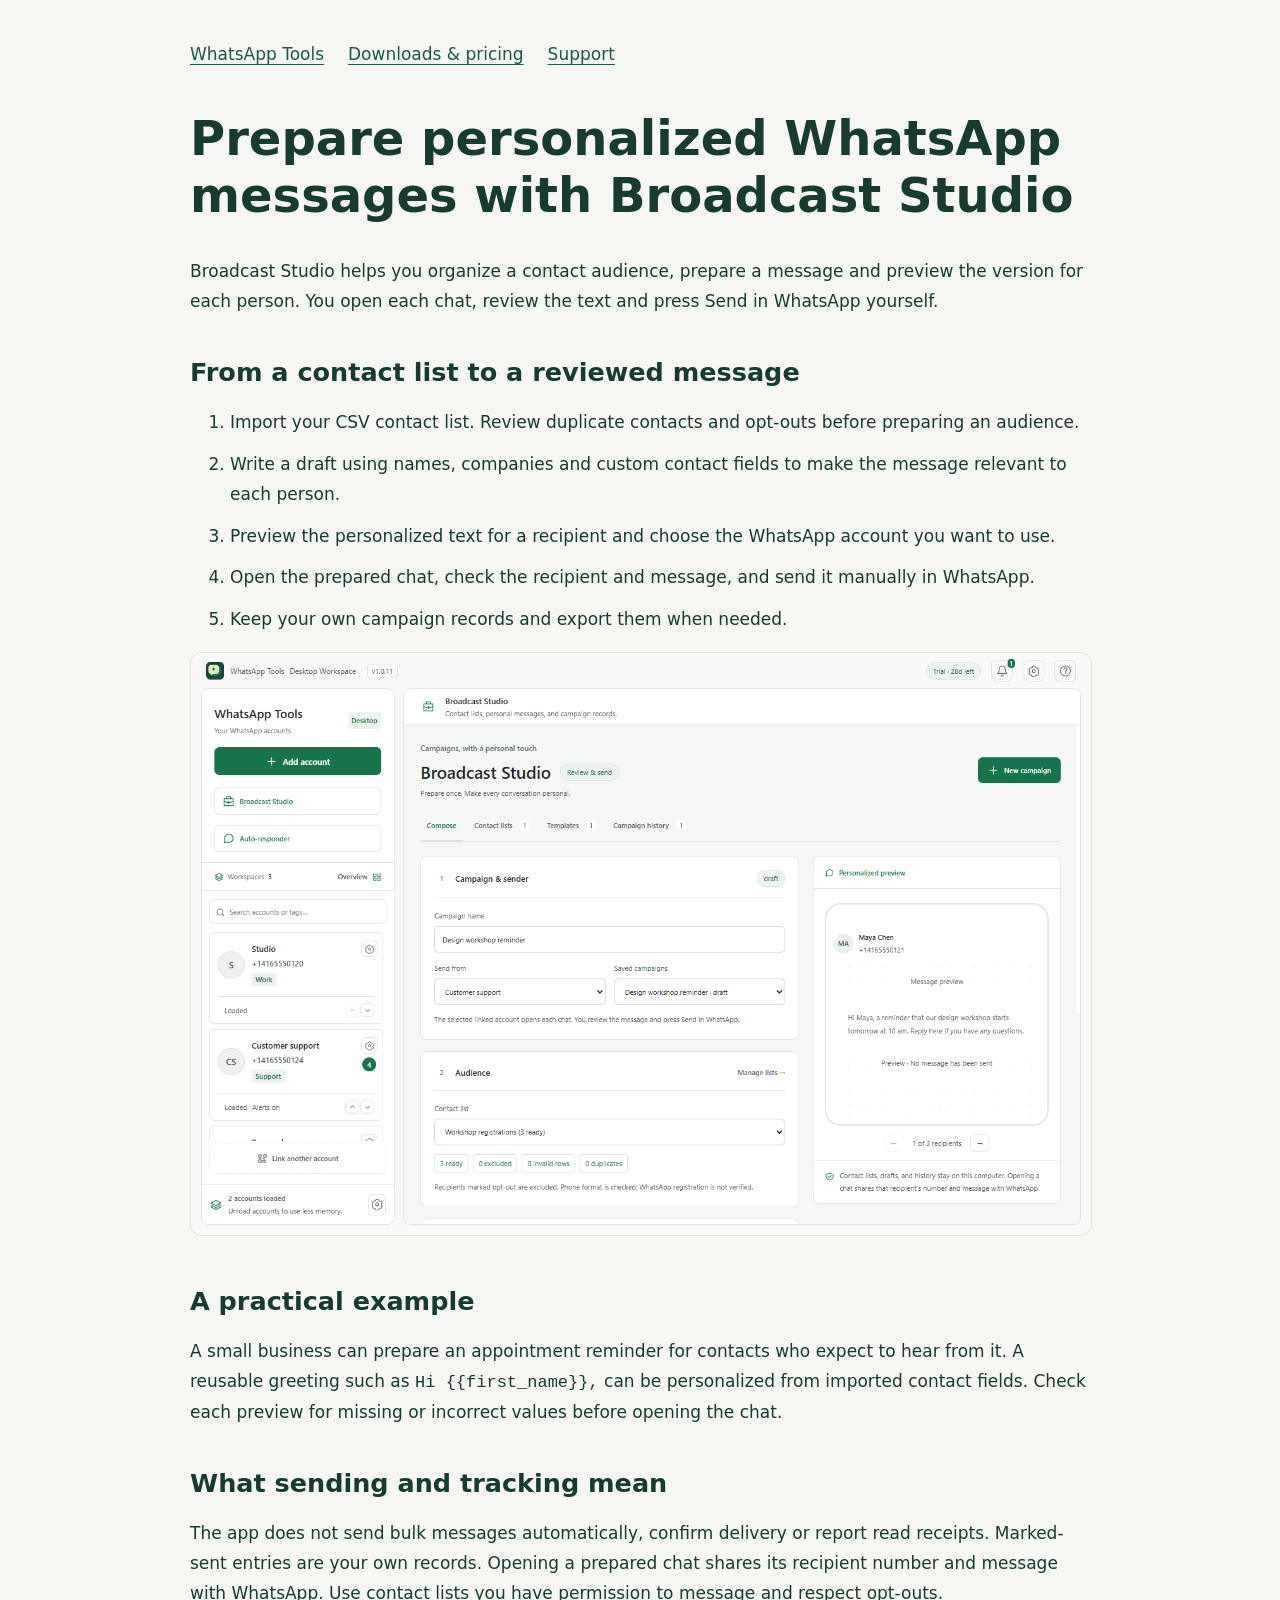
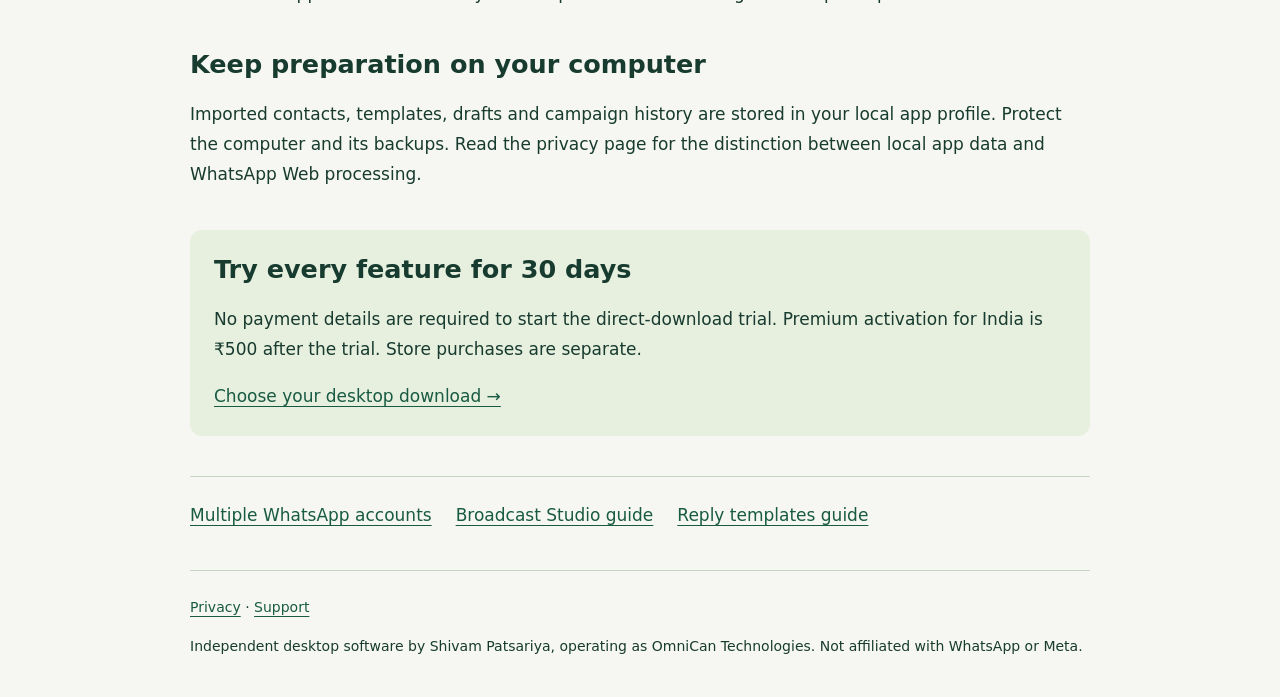
<file: broadcast-studio.html>
<!doctype html><html lang="en"><head><meta charset="utf-8"><meta name="viewport" content="width=device-width,initial-scale=1"><meta name="description" content="Import CSV contacts, personalize WhatsApp message drafts, review each chat and send manually with Broadcast Studio in WhatsApp Tools."><meta name="theme-color" content="#173c31"><link rel="canonical" href="https://spatsariya.github.io/whatsapp-tools/broadcast-studio.html"><meta name="robots" content="index,follow,max-image-preview:large"><meta property="og:site_name" content="WhatsApp Tools"><meta property="og:locale" content="en_US"><meta property="og:type" content="website"><meta property="og:url" content="https://spatsariya.github.io/whatsapp-tools/broadcast-studio.html"><meta property="og:title" content="Personalized WhatsApp Message Drafts | Broadcast Studio"><meta property="og:description" content="Import CSV contacts, personalize WhatsApp message drafts, review each chat and send manually with Broadcast Studio in WhatsApp Tools."><meta property="og:image" content="https://spatsariya.github.io/whatsapp-tools/assets/workspace.png"><meta property="og:image:width" content="1424"><meta property="og:image:height" content="921"><meta property="og:image:alt" content="WhatsApp Tools desktop workspace with example accounts"><meta name="twitter:card" content="summary_large_image"><meta name="twitter:title" content="Personalized WhatsApp Message Drafts | Broadcast Studio"><meta name="twitter:description" content="Import CSV contacts, personalize WhatsApp message drafts, review each chat and send manually with Broadcast Studio in WhatsApp Tools."><meta name="twitter:image" content="https://spatsariya.github.io/whatsapp-tools/assets/workspace.png"><title>Personalized WhatsApp Message Drafts | Broadcast Studio</title><script type="application/ld+json">{"@context":"https://schema.org","@graph":[{"@type":"WebPage","@id":"https://spatsariya.github.io/whatsapp-tools/broadcast-studio.html#page","url":"https://spatsariya.github.io/whatsapp-tools/broadcast-studio.html","name":"Personalized WhatsApp Message Drafts | Broadcast Studio","description":"Import CSV contacts, personalize WhatsApp message drafts, review each chat and send manually with Broadcast Studio in WhatsApp Tools.","isPartOf":{"@id":"https://spatsariya.github.io/whatsapp-tools/#website"},"inLanguage":"en"},{"@type":"BreadcrumbList","itemListElement":[{"@type":"ListItem","position":1,"name":"WhatsApp Tools","item":"https://spatsariya.github.io/whatsapp-tools/"},{"@type":"ListItem","position":2,"name":"Personalized WhatsApp Message Drafts","item":"https://spatsariya.github.io/whatsapp-tools/broadcast-studio.html"}]}]}</script><link rel="icon" href="assets/mark.svg"><link rel="stylesheet" href="guide.css"></head><body><a class="skip" href="#main">Skip to content</a><header><nav aria-label="Main navigation"><a href="./">WhatsApp Tools</a><a href="./#download">Downloads &amp; pricing</a><a href="support.html">Support</a></nav></header><main id="main"><h1>Prepare personalized WhatsApp messages with Broadcast Studio</h1><p>Broadcast Studio helps you organize a contact audience, prepare a message and preview the version for each person. You open each chat, review the text and press Send in WhatsApp yourself.</p><h2>From a contact list to a reviewed message</h2><ol><li>Import your CSV contact list. Review duplicate contacts and opt-outs before preparing an audience.</li><li>Write a draft using names, companies and custom contact fields to make the message relevant to each person.</li><li>Preview the personalized text for a recipient and choose the WhatsApp account you want to use.</li><li>Open the prepared chat, check the recipient and message, and send it manually in WhatsApp.</li><li>Keep your own campaign records and export them when needed.</li></ol><img src="assets/broadcast.png" width="1424" height="921" alt="Broadcast Studio with a contact audience, campaign editor and personalized draft preview" loading="lazy"><h2>A practical example</h2><p>A small business can prepare an appointment reminder for contacts who expect to hear from it. A reusable greeting such as <code>Hi {{first_name}},</code> can be personalized from imported contact fields. Check each preview for missing or incorrect values before opening the chat.</p><h2>What sending and tracking mean</h2><p>The app does not send bulk messages automatically, confirm delivery or report read receipts. Marked-sent entries are your own records. Opening a prepared chat shares its recipient number and message with WhatsApp. Use contact lists you have permission to message and respect opt-outs.</p><h2>Keep preparation on your computer</h2><p>Imported contacts, templates, drafts and campaign history are stored in your local app profile. Protect the computer and its backups. Read the privacy page for the distinction between local app data and WhatsApp Web processing.</p><section class="cta"><h2>Try every feature for 30 days</h2><p>No payment details are required to start the direct-download trial. Premium activation for India is ₹500 after the trial. Store purchases are separate.</p><a href="./#download">Choose your desktop download →</a></section><nav class="related" aria-label="Related guides"><a href="multiple-whatsapp-accounts.html">Multiple WhatsApp accounts</a><a href="broadcast-studio.html">Broadcast Studio guide</a><a href="whatsapp-reply-templates.html">Reply templates guide</a></nav></main><footer><a href="privacy.html">Privacy</a> · <a href="support.html">Support</a><p>Independent desktop software by Shivam Patsariya, operating as OmniCan Technologies. Not affiliated with WhatsApp or Meta.</p></footer></body></html>
</file>
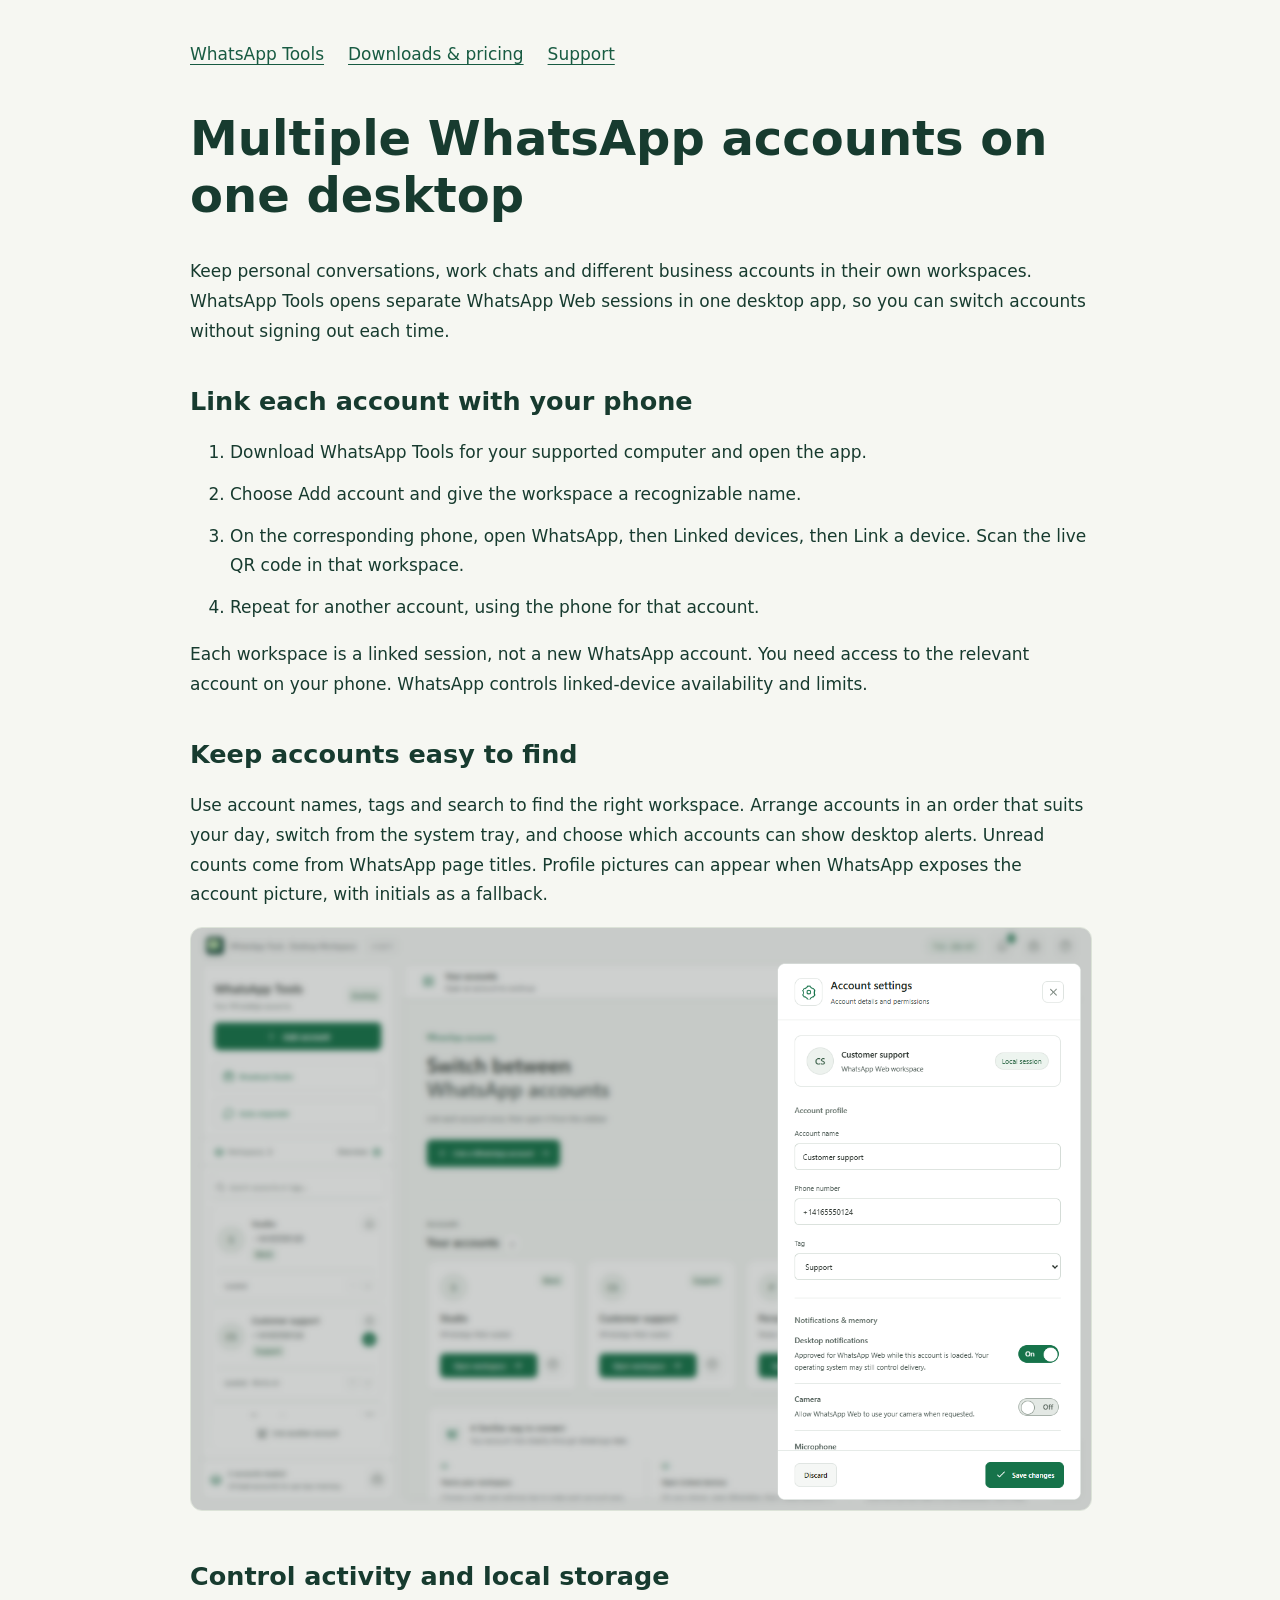
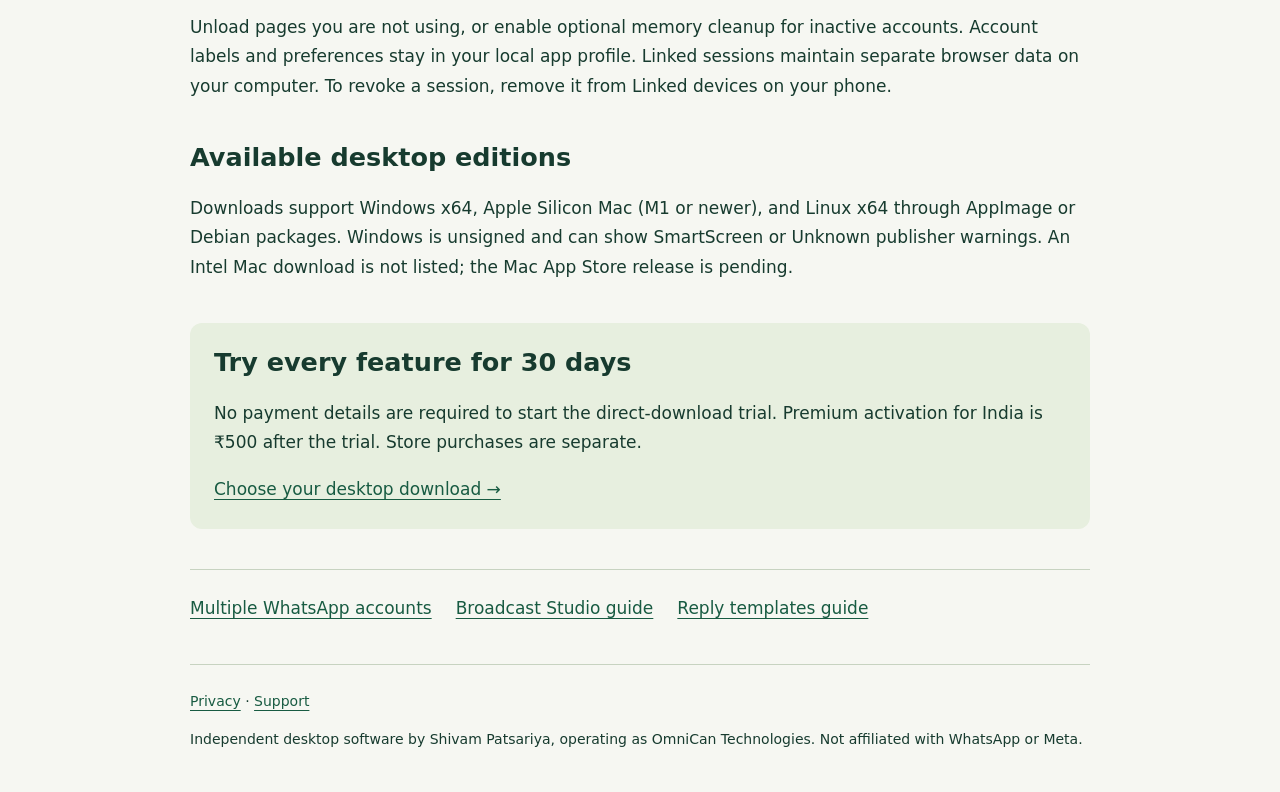
<file: multiple-whatsapp-accounts.html>
<!doctype html><html lang="en"><head><meta charset="utf-8"><meta name="viewport" content="width=device-width,initial-scale=1"><meta name="description" content="Keep work and personal WhatsApp accounts in separate desktop workspaces. Learn how to link, label and manage accounts on Windows, Mac and Linux."><meta name="theme-color" content="#173c31"><link rel="canonical" href="https://spatsariya.github.io/whatsapp-tools/multiple-whatsapp-accounts.html"><meta name="robots" content="index,follow,max-image-preview:large"><meta property="og:site_name" content="WhatsApp Tools"><meta property="og:locale" content="en_US"><meta property="og:type" content="website"><meta property="og:url" content="https://spatsariya.github.io/whatsapp-tools/multiple-whatsapp-accounts.html"><meta property="og:title" content="Multiple WhatsApp Accounts on Desktop | WhatsApp Tools"><meta property="og:description" content="Keep work and personal WhatsApp accounts in separate desktop workspaces. Learn how to link, label and manage accounts on Windows, Mac and Linux."><meta property="og:image" content="https://spatsariya.github.io/whatsapp-tools/assets/workspace.png"><meta property="og:image:width" content="1424"><meta property="og:image:height" content="921"><meta property="og:image:alt" content="WhatsApp Tools desktop workspace with example accounts"><meta name="twitter:card" content="summary_large_image"><meta name="twitter:title" content="Multiple WhatsApp Accounts on Desktop | WhatsApp Tools"><meta name="twitter:description" content="Keep work and personal WhatsApp accounts in separate desktop workspaces. Learn how to link, label and manage accounts on Windows, Mac and Linux."><meta name="twitter:image" content="https://spatsariya.github.io/whatsapp-tools/assets/workspace.png"><title>Multiple WhatsApp Accounts on Desktop | WhatsApp Tools</title><script type="application/ld+json">{"@context":"https://schema.org","@graph":[{"@type":"WebPage","@id":"https://spatsariya.github.io/whatsapp-tools/multiple-whatsapp-accounts.html#page","url":"https://spatsariya.github.io/whatsapp-tools/multiple-whatsapp-accounts.html","name":"Multiple WhatsApp Accounts on Desktop | WhatsApp Tools","description":"Keep work and personal WhatsApp accounts in separate desktop workspaces. Learn how to link, label and manage accounts on Windows, Mac and Linux.","isPartOf":{"@id":"https://spatsariya.github.io/whatsapp-tools/#website"},"inLanguage":"en"},{"@type":"BreadcrumbList","itemListElement":[{"@type":"ListItem","position":1,"name":"WhatsApp Tools","item":"https://spatsariya.github.io/whatsapp-tools/"},{"@type":"ListItem","position":2,"name":"Multiple WhatsApp Accounts on Desktop","item":"https://spatsariya.github.io/whatsapp-tools/multiple-whatsapp-accounts.html"}]}]}</script><link rel="icon" href="assets/mark.svg"><link rel="stylesheet" href="guide.css"></head><body><a class="skip" href="#main">Skip to content</a><header><nav aria-label="Main navigation"><a href="./">WhatsApp Tools</a><a href="./#download">Downloads &amp; pricing</a><a href="support.html">Support</a></nav></header><main id="main"><h1>Multiple WhatsApp accounts on one desktop</h1><p>Keep personal conversations, work chats and different business accounts in their own workspaces. WhatsApp Tools opens separate WhatsApp Web sessions in one desktop app, so you can switch accounts without signing out each time.</p><h2>Link each account with your phone</h2><ol><li>Download WhatsApp Tools for your supported computer and open the app.</li><li>Choose Add account and give the workspace a recognizable name.</li><li>On the corresponding phone, open WhatsApp, then Linked devices, then Link a device. Scan the live QR code in that workspace.</li><li>Repeat for another account, using the phone for that account.</li></ol><p>Each workspace is a linked session, not a new WhatsApp account. You need access to the relevant account on your phone. WhatsApp controls linked-device availability and limits.</p><h2>Keep accounts easy to find</h2><p>Use account names, tags and search to find the right workspace. Arrange accounts in an order that suits your day, switch from the system tray, and choose which accounts can show desktop alerts. Unread counts come from WhatsApp page titles. Profile pictures can appear when WhatsApp exposes the account picture, with initials as a fallback.</p><img src="assets/account-controls.png" width="1424" height="921" alt="Example account settings with labels and individual notification, camera and microphone controls" loading="lazy"><h2>Control activity and local storage</h2><p>Unload pages you are not using, or enable optional memory cleanup for inactive accounts. Account labels and preferences stay in your local app profile. Linked sessions maintain separate browser data on your computer. To revoke a session, remove it from Linked devices on your phone.</p><h2>Available desktop editions</h2><p>Downloads support Windows x64, Apple Silicon Mac (M1 or newer), and Linux x64 through AppImage or Debian packages. Windows is unsigned and can show SmartScreen or Unknown publisher warnings. An Intel Mac download is not listed; the Mac App Store release is pending.</p><section class="cta"><h2>Try every feature for 30 days</h2><p>No payment details are required to start the direct-download trial. Premium activation for India is ₹500 after the trial. Store purchases are separate.</p><a href="./#download">Choose your desktop download →</a></section><nav class="related" aria-label="Related guides"><a href="multiple-whatsapp-accounts.html">Multiple WhatsApp accounts</a><a href="broadcast-studio.html">Broadcast Studio guide</a><a href="whatsapp-reply-templates.html">Reply templates guide</a></nav></main><footer><a href="privacy.html">Privacy</a> · <a href="support.html">Support</a><p>Independent desktop software by Shivam Patsariya, operating as OmniCan Technologies. Not affiliated with WhatsApp or Meta.</p></footer></body></html>
</file>
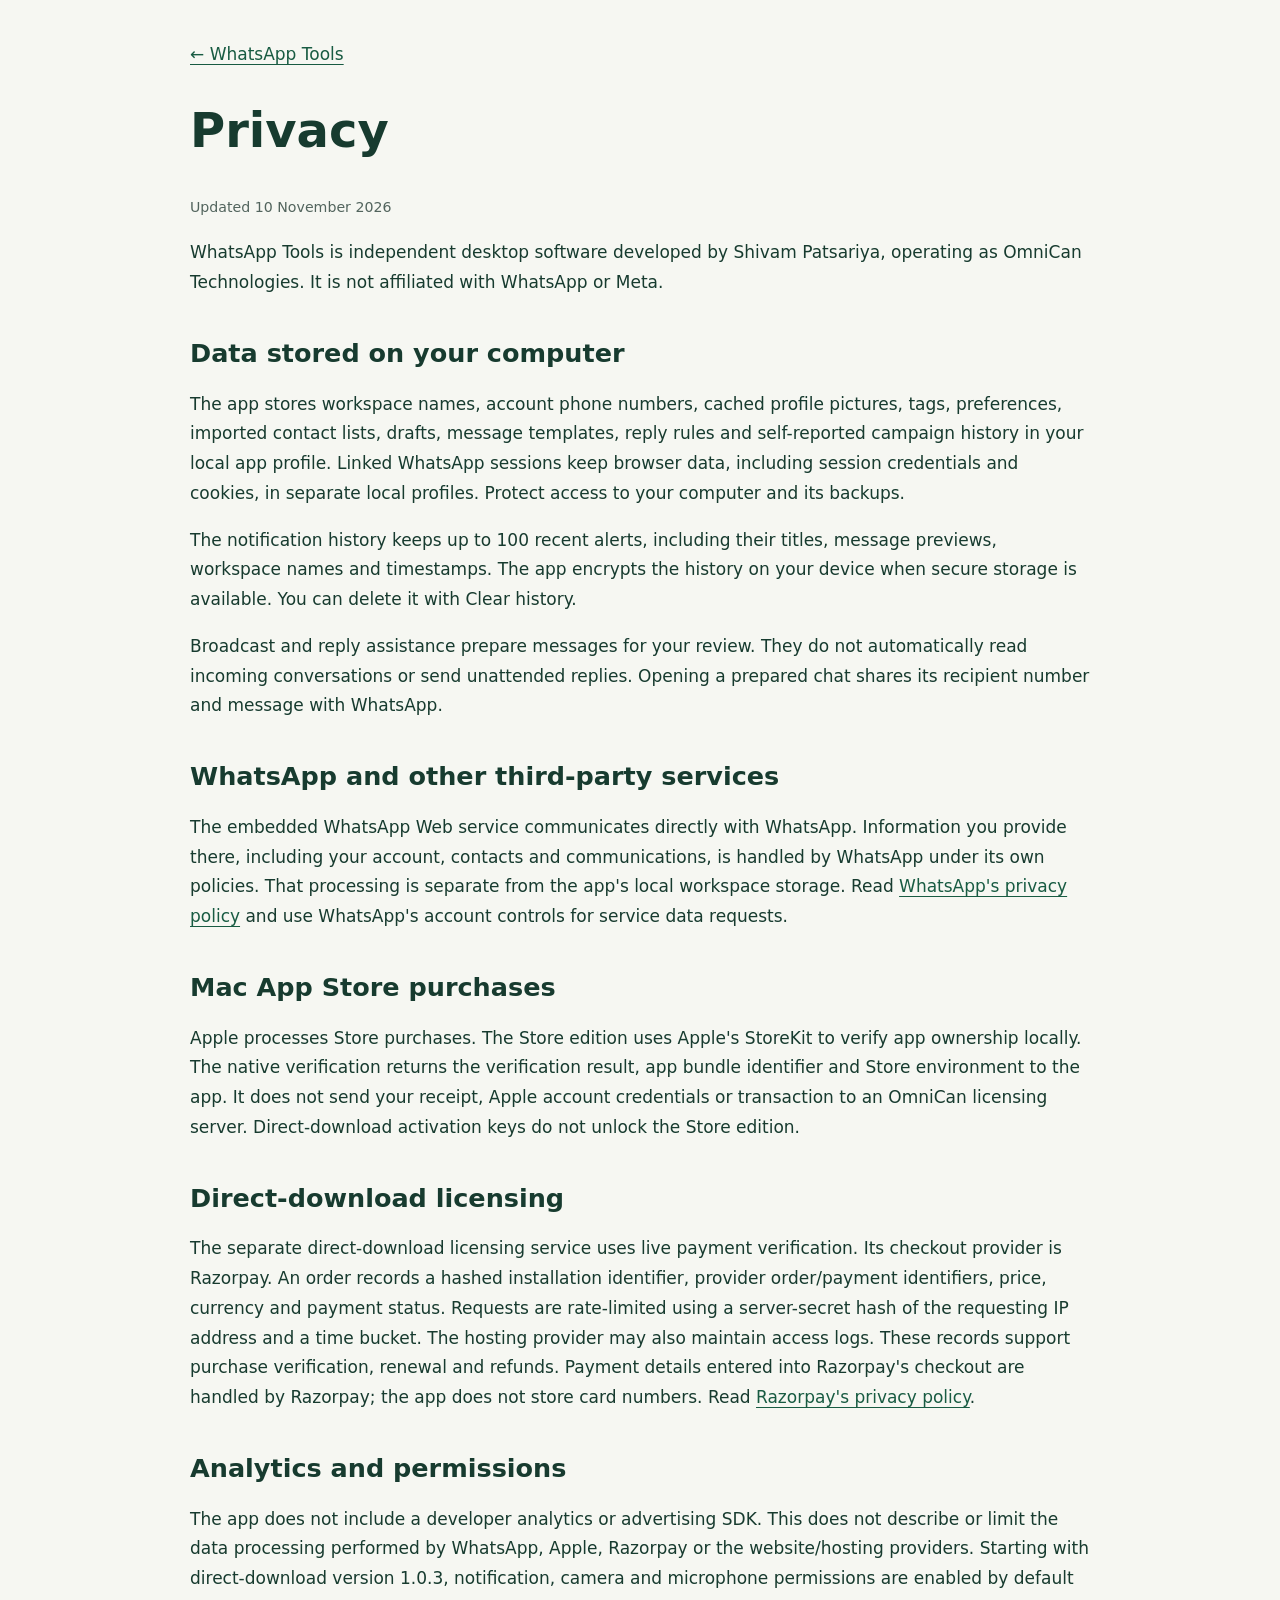
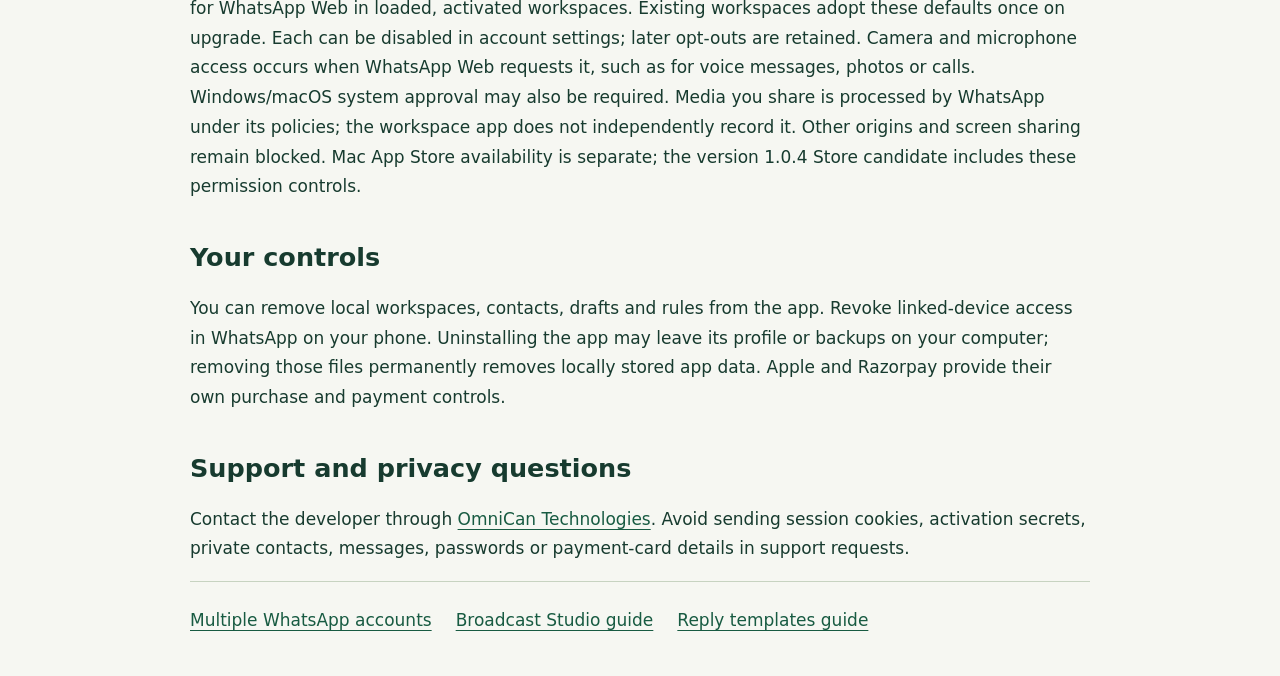
<file: privacy.html>
<!doctype html><html lang="en"><head><meta charset="utf-8"><meta name="viewport" content="width=device-width,initial-scale=1"><meta name="description" content="Learn what WhatsApp Tools stores locally, how linked WhatsApp sessions work, and how purchases, notifications and third-party services handle data."><meta name="theme-color" content="#173c31"><link rel="canonical" href="https://spatsariya.github.io/whatsapp-tools/privacy.html"><meta name="robots" content="index,follow,max-image-preview:large"><meta property="og:site_name" content="WhatsApp Tools"><meta property="og:locale" content="en_US"><meta property="og:type" content="website"><meta property="og:url" content="https://spatsariya.github.io/whatsapp-tools/privacy.html"><meta property="og:title" content="WhatsApp Tools Privacy — Local Data & Linked Sessions"><meta property="og:description" content="Learn what WhatsApp Tools stores locally, how linked WhatsApp sessions work, and how purchases, notifications and third-party services handle data."><meta property="og:image" content="https://spatsariya.github.io/whatsapp-tools/assets/workspace.png"><meta property="og:image:width" content="1424"><meta property="og:image:height" content="921"><meta property="og:image:alt" content="WhatsApp Tools desktop workspace with example accounts"><meta name="twitter:card" content="summary_large_image"><meta name="twitter:title" content="WhatsApp Tools Privacy — Local Data & Linked Sessions"><meta name="twitter:description" content="Learn what WhatsApp Tools stores locally, how linked WhatsApp sessions work, and how purchases, notifications and third-party services handle data."><meta name="twitter:image" content="https://spatsariya.github.io/whatsapp-tools/assets/workspace.png"><title>WhatsApp Tools Privacy — Local Data & Linked Sessions</title><script type="application/ld+json">{"@context":"https://schema.org","@graph":[{"@type":"WebPage","@id":"https://spatsariya.github.io/whatsapp-tools/privacy.html#page","url":"https://spatsariya.github.io/whatsapp-tools/privacy.html","name":"WhatsApp Tools Privacy — Local Data & Linked Sessions","description":"Learn what WhatsApp Tools stores locally, how linked WhatsApp sessions work, and how purchases, notifications and third-party services handle data.","isPartOf":{"@id":"https://spatsariya.github.io/whatsapp-tools/#website"},"inLanguage":"en"},{"@type":"BreadcrumbList","itemListElement":[{"@type":"ListItem","position":1,"name":"WhatsApp Tools","item":"https://spatsariya.github.io/whatsapp-tools/"},{"@type":"ListItem","position":2,"name":"WhatsApp Tools Privacy — Local Data & Linked Sessions","item":"https://spatsariya.github.io/whatsapp-tools/privacy.html"}]}]}</script><style>body{font:17px/1.7 system-ui,sans-serif;max-width:780px;margin:64px auto;padding:0 24px;color:#173e35;background:#f5f7f1}h1,h2{line-height:1.2}h2{margin-top:36px}a{color:#006c53}small{color:#52645d}</style><link rel="icon" href="assets/mark.svg"><link rel="stylesheet" href="guide.css"></head><body><a class="skip" href="#main">Skip to content</a><main id="main"><a href="./">← WhatsApp Tools</a><h1>Privacy</h1><small>Updated 10 November 2026</small><p>WhatsApp Tools is independent desktop software developed by Shivam Patsariya, operating as OmniCan Technologies. It is not affiliated with WhatsApp or Meta.</p><h2>Data stored on your computer</h2><p>The app stores workspace names, account phone numbers, cached profile pictures, tags, preferences, imported contact lists, drafts, message templates, reply rules and self-reported campaign history in your local app profile. Linked WhatsApp sessions keep browser data, including session credentials and cookies, in separate local profiles. Protect access to your computer and its backups.</p><p>The notification history keeps up to 100 recent alerts, including their titles, message previews, workspace names and timestamps. The app encrypts the history on your device when secure storage is available. You can delete it with Clear history.</p><p>Broadcast and reply assistance prepare messages for your review. They do not automatically read incoming conversations or send unattended replies. Opening a prepared chat shares its recipient number and message with WhatsApp.</p><h2>WhatsApp and other third-party services</h2><p>The embedded WhatsApp Web service communicates directly with WhatsApp. Information you provide there, including your account, contacts and communications, is handled by WhatsApp under its own policies. That processing is separate from the app's local workspace storage. Read <a href="https://www.whatsapp.com/legal/privacy-policy">WhatsApp's privacy policy</a> and use WhatsApp's account controls for service data requests.</p><h2>Mac App Store purchases</h2><p>Apple processes Store purchases. The Store edition uses Apple's StoreKit to verify app ownership locally. The native verification returns the verification result, app bundle identifier and Store environment to the app. It does not send your receipt, Apple account credentials or transaction to an OmniCan licensing server. Direct-download activation keys do not unlock the Store edition.</p><h2>Direct-download licensing</h2><p>The separate direct-download licensing service uses live payment verification. Its checkout provider is Razorpay. An order records a hashed installation identifier, provider order/payment identifiers, price, currency and payment status. Requests are rate-limited using a server-secret hash of the requesting IP address and a time bucket. The hosting provider may also maintain access logs. These records support purchase verification, renewal and refunds. Payment details entered into Razorpay's checkout are handled by Razorpay; the app does not store card numbers. Read <a href="https://razorpay.com/privacy/">Razorpay's privacy policy</a>.</p><h2>Analytics and permissions</h2><p>The app does not include a developer analytics or advertising SDK. This does not describe or limit the data processing performed by WhatsApp, Apple, Razorpay or the website/hosting providers. Starting with direct-download version 1.0.3, notification, camera and microphone permissions are enabled by default for WhatsApp Web in loaded, activated workspaces. Existing workspaces adopt these defaults once on upgrade. Each can be disabled in account settings; later opt-outs are retained. Camera and microphone access occurs when WhatsApp Web requests it, such as for voice messages, photos or calls. Windows/macOS system approval may also be required. Media you share is processed by WhatsApp under its policies; the workspace app does not independently record it. Other origins and screen sharing remain blocked. Mac App Store availability is separate; the version 1.0.4 Store candidate includes these permission controls.</p><h2>Your controls</h2><p>You can remove local workspaces, contacts, drafts and rules from the app. Revoke linked-device access in WhatsApp on your phone. Uninstalling the app may leave its profile or backups on your computer; removing those files permanently removes locally stored app data. Apple and Razorpay provide their own purchase and payment controls.</p><h2>Support and privacy questions</h2><p>Contact the developer through <a href="https://omnican.ca">OmniCan Technologies</a>. Avoid sending session cookies, activation secrets, private contacts, messages, passwords or payment-card details in support requests.</p><nav class="related" aria-label="Feature guides"><a href="multiple-whatsapp-accounts.html">Multiple WhatsApp accounts</a><a href="broadcast-studio.html">Broadcast Studio guide</a><a href="whatsapp-reply-templates.html">Reply templates guide</a></nav></main></body></html>
</file>
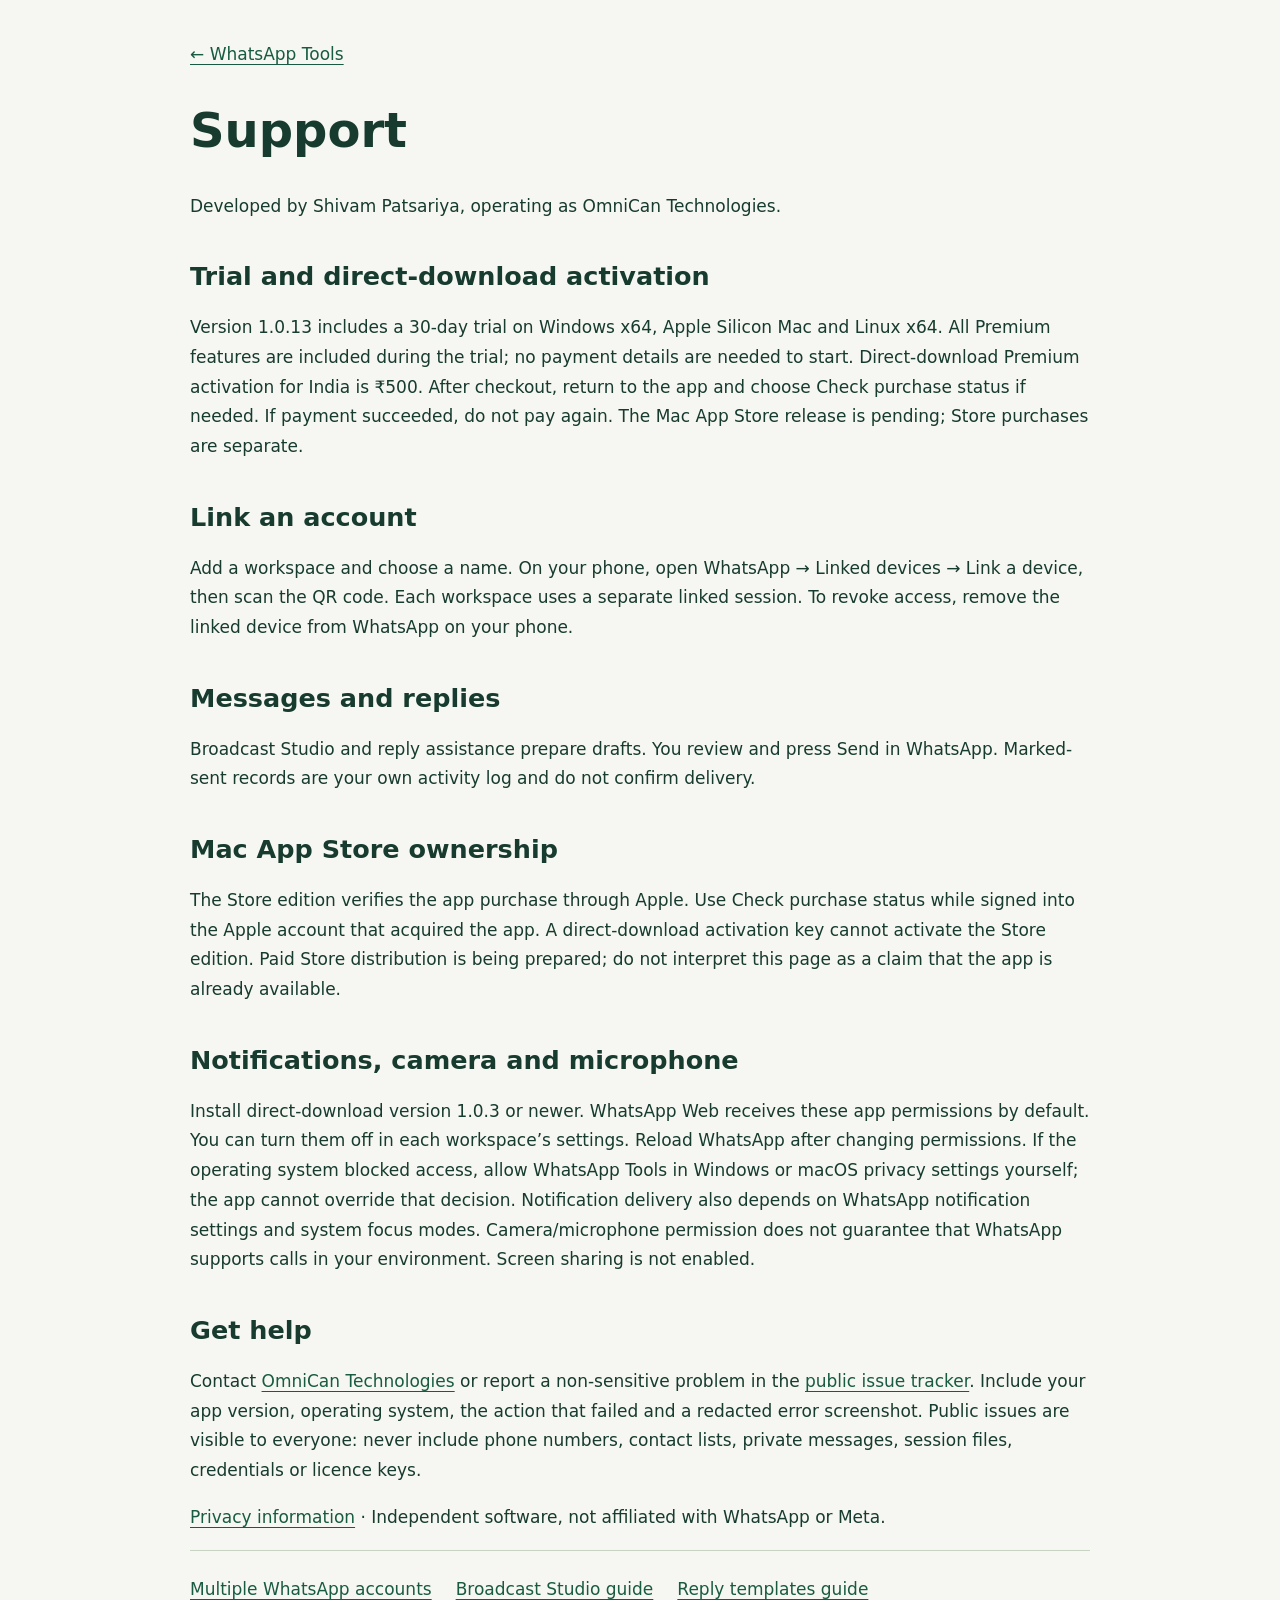
<file: support.html>
<!doctype html><html lang="en"><head><meta charset="utf-8"><meta name="viewport" content="width=device-width,initial-scale=1"><meta name="description" content="Get help linking WhatsApp accounts, starting the 30-day trial, activating Premium, and managing desktop notifications and permissions."><meta name="theme-color" content="#173c31"><link rel="canonical" href="https://spatsariya.github.io/whatsapp-tools/support.html"><meta name="robots" content="index,follow,max-image-preview:large"><meta property="og:site_name" content="WhatsApp Tools"><meta property="og:locale" content="en_US"><meta property="og:type" content="website"><meta property="og:url" content="https://spatsariya.github.io/whatsapp-tools/support.html"><meta property="og:title" content="WhatsApp Tools Support — Setup, Trial & Activation"><meta property="og:description" content="Get help linking WhatsApp accounts, starting the 30-day trial, activating Premium, and managing desktop notifications and permissions."><meta property="og:image" content="https://spatsariya.github.io/whatsapp-tools/assets/workspace.png"><meta property="og:image:width" content="1424"><meta property="og:image:height" content="921"><meta property="og:image:alt" content="WhatsApp Tools desktop workspace with example accounts"><meta name="twitter:card" content="summary_large_image"><meta name="twitter:title" content="WhatsApp Tools Support — Setup, Trial & Activation"><meta name="twitter:description" content="Get help linking WhatsApp accounts, starting the 30-day trial, activating Premium, and managing desktop notifications and permissions."><meta name="twitter:image" content="https://spatsariya.github.io/whatsapp-tools/assets/workspace.png"><title>WhatsApp Tools Support — Setup, Trial & Activation</title><script type="application/ld+json">{"@context":"https://schema.org","@graph":[{"@type":"WebPage","@id":"https://spatsariya.github.io/whatsapp-tools/support.html#page","url":"https://spatsariya.github.io/whatsapp-tools/support.html","name":"WhatsApp Tools Support — Setup, Trial & Activation","description":"Get help linking WhatsApp accounts, starting the 30-day trial, activating Premium, and managing desktop notifications and permissions.","isPartOf":{"@id":"https://spatsariya.github.io/whatsapp-tools/#website"},"inLanguage":"en"},{"@type":"BreadcrumbList","itemListElement":[{"@type":"ListItem","position":1,"name":"WhatsApp Tools","item":"https://spatsariya.github.io/whatsapp-tools/"},{"@type":"ListItem","position":2,"name":"WhatsApp Tools Support — Setup, Trial & Activation","item":"https://spatsariya.github.io/whatsapp-tools/support.html"}]}]}</script><style>body{font:17px/1.7 system-ui,sans-serif;max-width:780px;margin:64px auto;padding:0 24px;color:#173e35;background:#f5f7f1}h1,h2{line-height:1.2}h2{margin-top:36px}a{color:#006c53}</style><link rel="icon" href="assets/mark.svg"><link rel="stylesheet" href="guide.css"></head><body><a class="skip" href="#main">Skip to content</a><main id="main"><a href="./">← WhatsApp Tools</a><h1>Support</h1><p>Developed by Shivam Patsariya, operating as OmniCan Technologies.</p><h2>Trial and direct-download activation</h2><p>Version 1.0.13 includes a 30-day trial on Windows x64, Apple Silicon Mac and Linux x64. All Premium features are included during the trial; no payment details are needed to start. Direct-download Premium activation for India is ₹500. After checkout, return to the app and choose Check purchase status if needed. If payment succeeded, do not pay again. The Mac App Store release is pending; Store purchases are separate.</p><h2>Link an account</h2><p>Add a workspace and choose a name. On your phone, open WhatsApp → Linked devices → Link a device, then scan the QR code. Each workspace uses a separate linked session. To revoke access, remove the linked device from WhatsApp on your phone.</p><h2>Messages and replies</h2><p>Broadcast Studio and reply assistance prepare drafts. You review and press Send in WhatsApp. Marked-sent records are your own activity log and do not confirm delivery.</p><h2>Mac App Store ownership</h2><p>The Store edition verifies the app purchase through Apple. Use Check purchase status while signed into the Apple account that acquired the app. A direct-download activation key cannot activate the Store edition. Paid Store distribution is being prepared; do not interpret this page as a claim that the app is already available.</p><h2>Notifications, camera and microphone</h2><p>Install direct-download version 1.0.3 or newer. WhatsApp Web receives these app permissions by default. You can turn them off in each workspace’s settings. Reload WhatsApp after changing permissions. If the operating system blocked access, allow WhatsApp Tools in Windows or macOS privacy settings yourself; the app cannot override that decision. Notification delivery also depends on WhatsApp notification settings and system focus modes. Camera/microphone permission does not guarantee that WhatsApp supports calls in your environment. Screen sharing is not enabled.</p><h2>Get help</h2><p>Contact <a href="https://omnican.ca">OmniCan Technologies</a> or report a non-sensitive problem in the <a href="https://github.com/spatsariya/whatsapp-tools/issues">public issue tracker</a>. Include your app version, operating system, the action that failed and a redacted error screenshot. Public issues are visible to everyone: never include phone numbers, contact lists, private messages, session files, credentials or licence keys.</p><p><a href="privacy.html">Privacy information</a> · Independent software, not affiliated with WhatsApp or Meta.</p><nav class="related" aria-label="Feature guides"><a href="multiple-whatsapp-accounts.html">Multiple WhatsApp accounts</a><a href="broadcast-studio.html">Broadcast Studio guide</a><a href="whatsapp-reply-templates.html">Reply templates guide</a></nav></main></body></html>
</file>
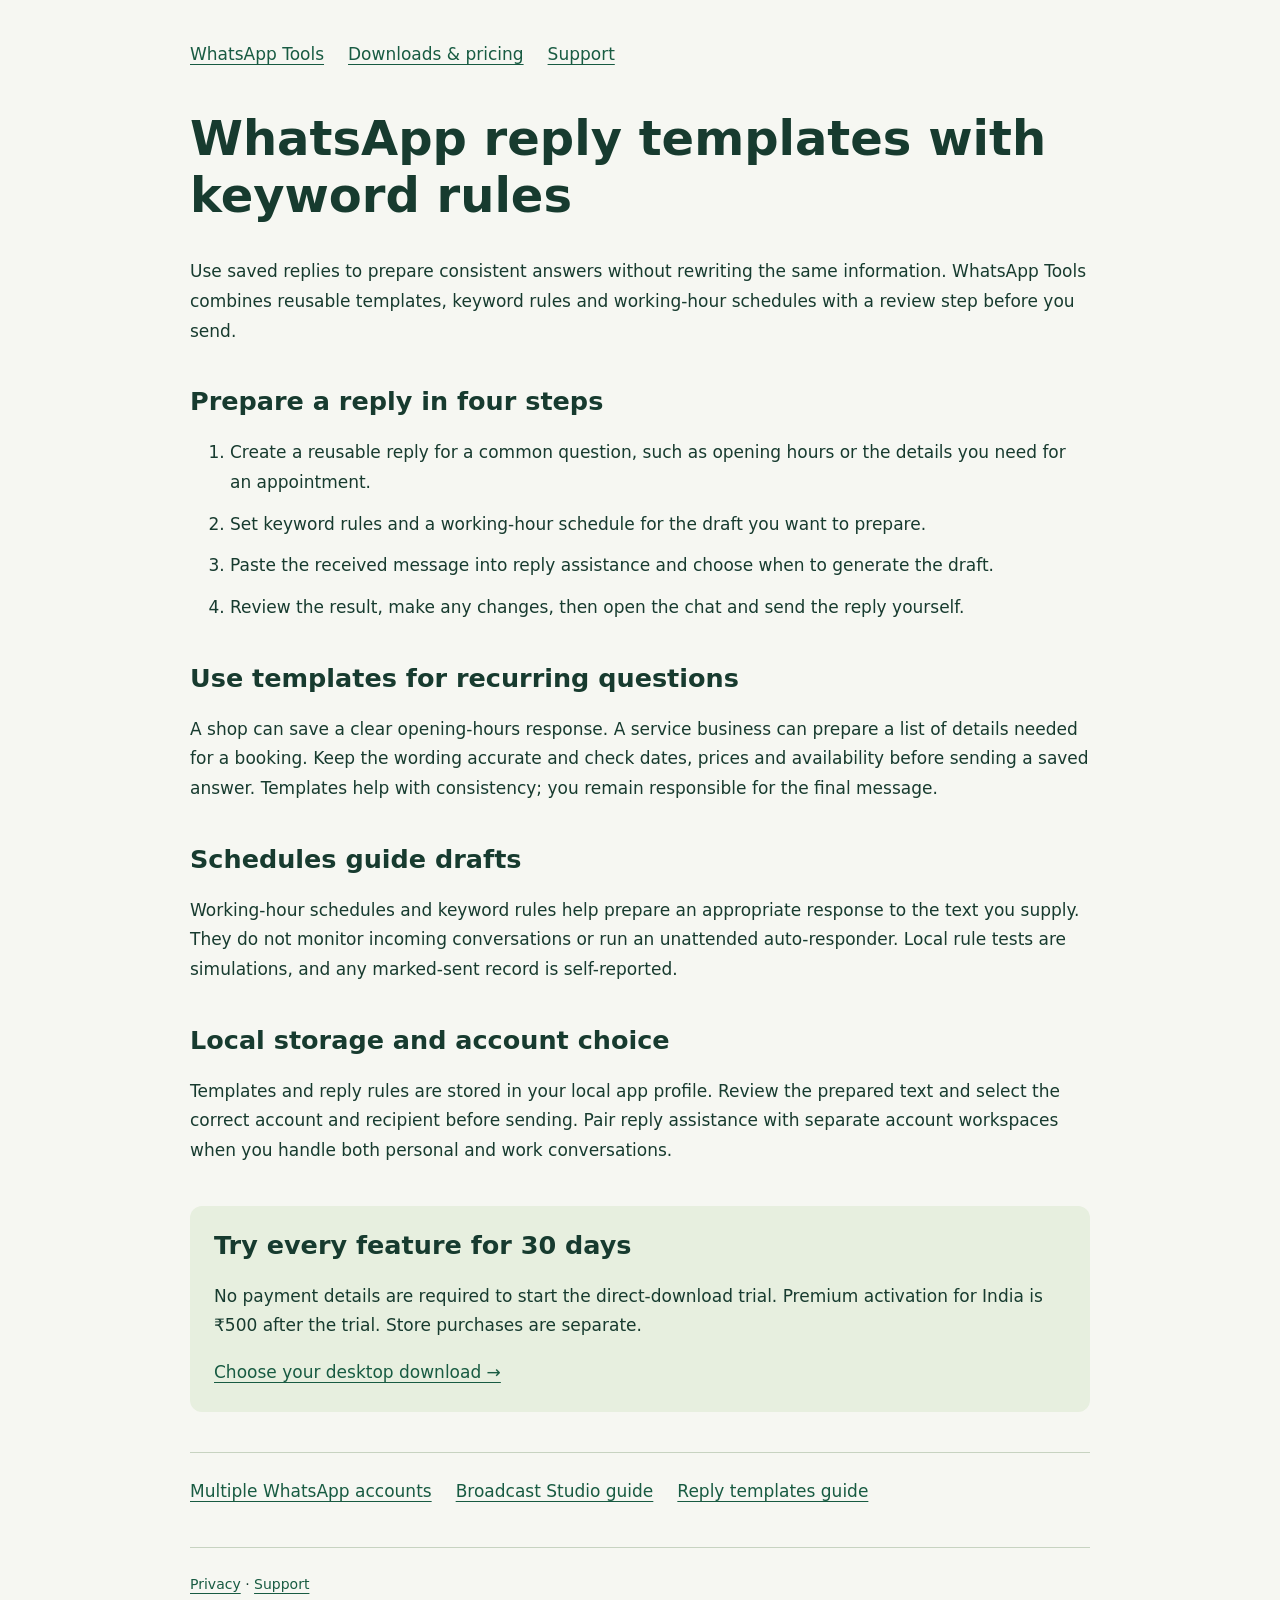
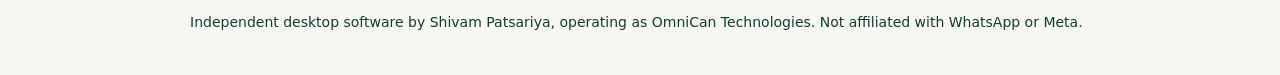
<file: whatsapp-reply-templates.html>
<!doctype html><html lang="en"><head><meta charset="utf-8"><meta name="viewport" content="width=device-width,initial-scale=1"><meta name="description" content="Prepare consistent WhatsApp replies with saved templates, keyword rules and working-hour schedules. Review every draft and send messages yourself."><meta name="theme-color" content="#173c31"><link rel="canonical" href="https://spatsariya.github.io/whatsapp-tools/whatsapp-reply-templates.html"><meta name="robots" content="index,follow,max-image-preview:large"><meta property="og:site_name" content="WhatsApp Tools"><meta property="og:locale" content="en_US"><meta property="og:type" content="website"><meta property="og:url" content="https://spatsariya.github.io/whatsapp-tools/whatsapp-reply-templates.html"><meta property="og:title" content="WhatsApp Reply Templates & Keyword Rules | WhatsApp Tools"><meta property="og:description" content="Prepare consistent WhatsApp replies with saved templates, keyword rules and working-hour schedules. Review every draft and send messages yourself."><meta property="og:image" content="https://spatsariya.github.io/whatsapp-tools/assets/workspace.png"><meta property="og:image:width" content="1424"><meta property="og:image:height" content="921"><meta property="og:image:alt" content="WhatsApp Tools desktop workspace with example accounts"><meta name="twitter:card" content="summary_large_image"><meta name="twitter:title" content="WhatsApp Reply Templates & Keyword Rules | WhatsApp Tools"><meta name="twitter:description" content="Prepare consistent WhatsApp replies with saved templates, keyword rules and working-hour schedules. Review every draft and send messages yourself."><meta name="twitter:image" content="https://spatsariya.github.io/whatsapp-tools/assets/workspace.png"><title>WhatsApp Reply Templates & Keyword Rules | WhatsApp Tools</title><script type="application/ld+json">{"@context":"https://schema.org","@graph":[{"@type":"WebPage","@id":"https://spatsariya.github.io/whatsapp-tools/whatsapp-reply-templates.html#page","url":"https://spatsariya.github.io/whatsapp-tools/whatsapp-reply-templates.html","name":"WhatsApp Reply Templates & Keyword Rules | WhatsApp Tools","description":"Prepare consistent WhatsApp replies with saved templates, keyword rules and working-hour schedules. Review every draft and send messages yourself.","isPartOf":{"@id":"https://spatsariya.github.io/whatsapp-tools/#website"},"inLanguage":"en"},{"@type":"BreadcrumbList","itemListElement":[{"@type":"ListItem","position":1,"name":"WhatsApp Tools","item":"https://spatsariya.github.io/whatsapp-tools/"},{"@type":"ListItem","position":2,"name":"WhatsApp Reply Templates & Keyword Rules","item":"https://spatsariya.github.io/whatsapp-tools/whatsapp-reply-templates.html"}]}]}</script><link rel="icon" href="assets/mark.svg"><link rel="stylesheet" href="guide.css"></head><body><a class="skip" href="#main">Skip to content</a><header><nav aria-label="Main navigation"><a href="./">WhatsApp Tools</a><a href="./#download">Downloads &amp; pricing</a><a href="support.html">Support</a></nav></header><main id="main"><h1>WhatsApp reply templates with keyword rules</h1><p>Use saved replies to prepare consistent answers without rewriting the same information. WhatsApp Tools combines reusable templates, keyword rules and working-hour schedules with a review step before you send.</p><h2>Prepare a reply in four steps</h2><ol><li>Create a reusable reply for a common question, such as opening hours or the details you need for an appointment.</li><li>Set keyword rules and a working-hour schedule for the draft you want to prepare.</li><li>Paste the received message into reply assistance and choose when to generate the draft.</li><li>Review the result, make any changes, then open the chat and send the reply yourself.</li></ol><h2>Use templates for recurring questions</h2><p>A shop can save a clear opening-hours response. A service business can prepare a list of details needed for a booking. Keep the wording accurate and check dates, prices and availability before sending a saved answer. Templates help with consistency; you remain responsible for the final message.</p><h2>Schedules guide drafts</h2><p>Working-hour schedules and keyword rules help prepare an appropriate response to the text you supply. They do not monitor incoming conversations or run an unattended auto-responder. Local rule tests are simulations, and any marked-sent record is self-reported.</p><h2>Local storage and account choice</h2><p>Templates and reply rules are stored in your local app profile. Review the prepared text and select the correct account and recipient before sending. Pair reply assistance with separate account workspaces when you handle both personal and work conversations.</p><section class="cta"><h2>Try every feature for 30 days</h2><p>No payment details are required to start the direct-download trial. Premium activation for India is ₹500 after the trial. Store purchases are separate.</p><a href="./#download">Choose your desktop download →</a></section><nav class="related" aria-label="Related guides"><a href="multiple-whatsapp-accounts.html">Multiple WhatsApp accounts</a><a href="broadcast-studio.html">Broadcast Studio guide</a><a href="whatsapp-reply-templates.html">Reply templates guide</a></nav></main><footer><a href="privacy.html">Privacy</a> · <a href="support.html">Support</a><p>Independent desktop software by Shivam Patsariya, operating as OmniCan Technologies. Not affiliated with WhatsApp or Meta.</p></footer></body></html>
</file>
<file: guide.css>
body{font:17px/1.75 system-ui,sans-serif;max-width:900px;margin:40px auto;padding:0 24px;color:#173b2f;background:#f6f7f2}h1,h2{line-height:1.2}h1{font-size:clamp(32px,5vw,48px)}h2{margin-top:40px}a{color:#185b42;text-underline-offset:4px}nav{display:flex;flex-wrap:wrap;gap:14px 24px}main{margin:40px 0}img{width:100%;height:auto;border:1px solid #dce3d8;border-radius:12px}li{margin:12px 0}.cta{background:#e7efdf;padding:24px;border-radius:12px;margin:40px 0}.cta h2{margin-top:0}.related,footer{border-top:1px solid #c7d3c1;padding-top:24px}footer{font-size:14px}.skip{position:absolute;top:-100px}.skip:focus{top:0;background:white;padding:10px}a:focus-visible{outline:3px solid #185b42;outline-offset:4px}
</file>
